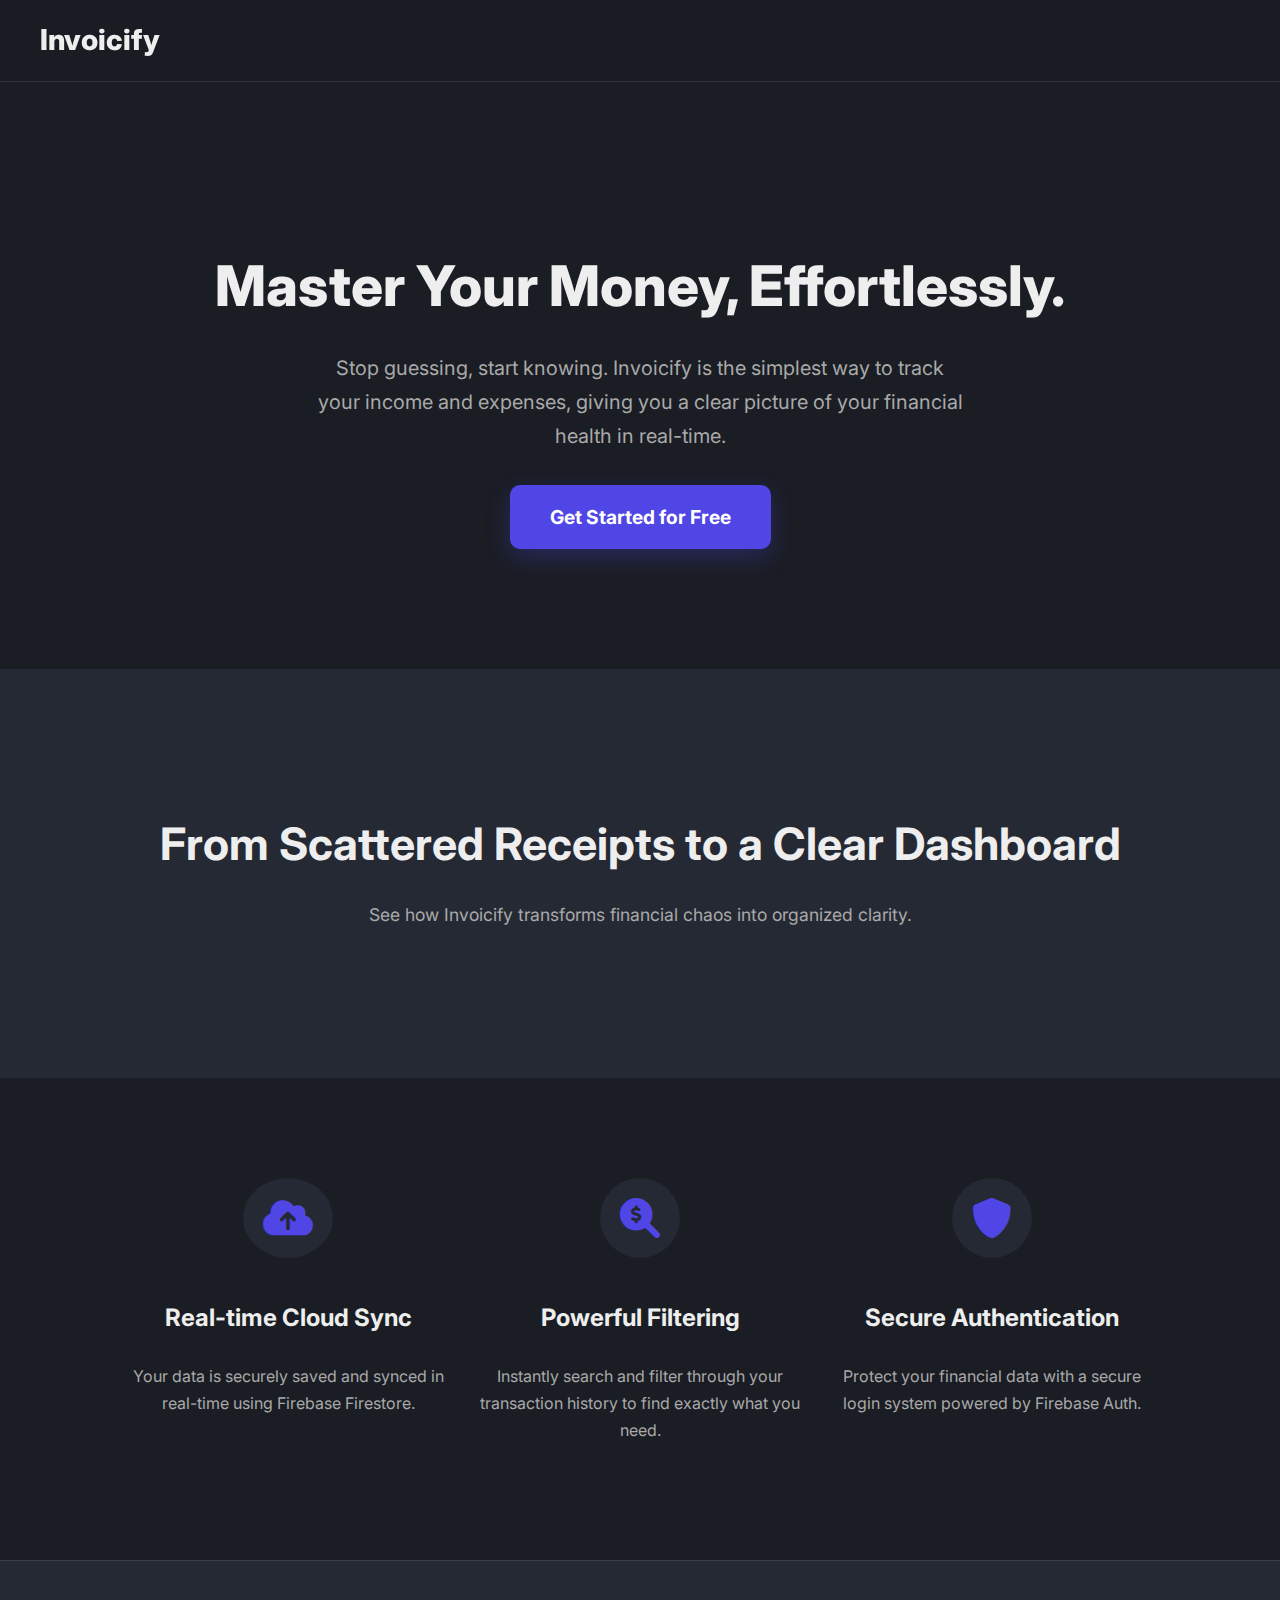
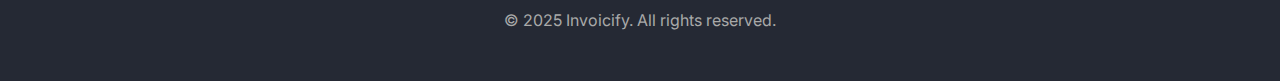
<file: index.html>
<!DOCTYPE html>
<html lang="en">
<head>
    <meta charset="UTF-8">
    <meta name="viewport" content="width=device-width, initial-scale=1.0">
    <title>Invoicify</title>
    <link rel="stylesheet" href="landing.css">
    <link href="https://fonts.googleapis.com/css2?family=Inter:wght@400;600;700;800&display=swap" rel="stylesheet">
    <link rel="stylesheet" href="https://cdnjs.cloudflare.com/ajax/libs/font-awesome/6.0.0/css/all.min.css">
</head>
<body>
    <header class="main-header">
        <nav class="navbar">
            <a href="index.html" class="nav-logo">Invoicify</a>
        </nav>
    </header>

    <main>
        <section class="hero">
            <div class="hero-content">
                <h1>Master Your Money, Effortlessly.</h1>
                <p>Stop guessing, start knowing. Invoicify is the simplest way to track your income and expenses, giving you a clear picture of your financial health in real-time.</p>
                <a href="app.html" class="cta-button">Get Started for Free</a>
            </div>
        </section>

        <section class="showcase">
            <h2>From Scattered Receipts to a Clear Dashboard</h2>
            <p class="subtitle">See how Invoicify transforms financial chaos into organized clarity.</p>
        </section>

        <section class="features">
             <div class="feature-card">
                <i class="fas fa-cloud-upload-alt"></i>
                <h3>Real-time Cloud Sync</h3>
                <p>Your data is securely saved and synced in real-time using Firebase Firestore.</p>
            </div>
            <div class="feature-card">
                <i class="fas fa-search-dollar"></i>
                <h3>Powerful Filtering</h3>
                <p>Instantly search and filter through your transaction history to find exactly what you need.</p>
            </div>
            <div class="feature-card">
                <i class="fas fa-shield-alt"></i>
                <h3>Secure Authentication</h3>
                <p>Protect your financial data with a secure login system powered by Firebase Auth.</p>
            </div>
        </section>
    </main>

    <footer class="main-footer">
        <p>&copy; 2025 Invoicify. All rights reserved.</p>
    </footer>

</body>
</html>
</file>
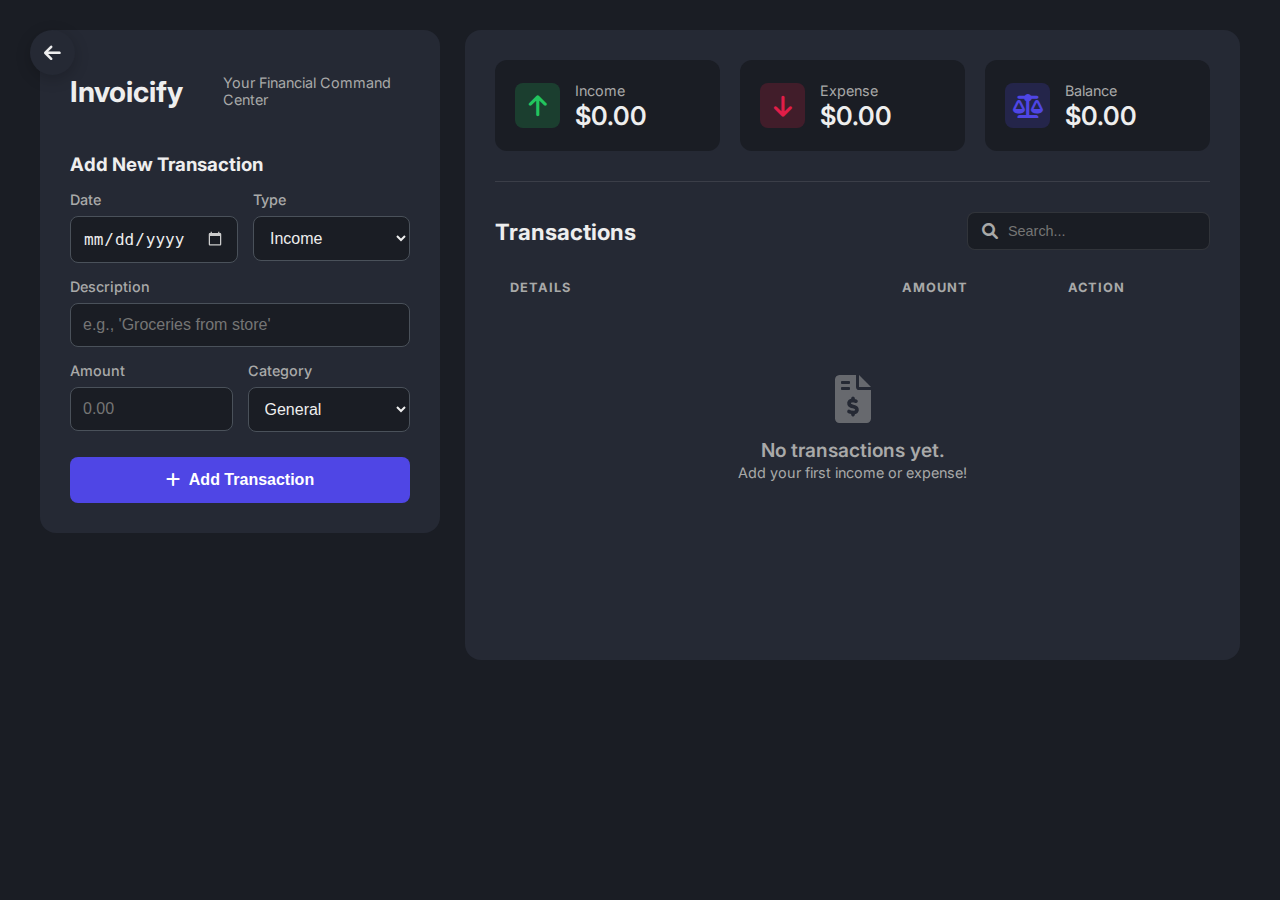
<file: app.html>
<!DOCTYPE html>
<html lang="en">
<head>
    <meta charset="UTF-8">
    <meta name="viewport" content="width=device-width, initial-scale=1.0">
    <title>Invoicify - Dashboard</title>
    <link rel="stylesheet" href="style.css">
    <link href="https://fonts.googleapis.com/css2?family=Inter:wght@400;500;600;700&display=swap" rel="stylesheet">
    <link rel="stylesheet" href="https://cdnjs.cloudflare.com/ajax/libs/font-awesome/6.0.0/css/all.min.css">
</head>
<body class="app-page-body">
    <a href="index.html" class="back-to-home-btn" title="Go to Homepage"><i class="fas fa-arrow-left"></i></a>
    
    <div id="app" class="app">
        <!-- İki Sütunlu Ana Yapı -->
        <div class="app-grid">
            
            <!-- Sol Panel: Form ve Kontroller -->
            <div class="controls-panel">
                <header class="app-header">
                    <h1>Invoicify</h1>
                    <p>Your Financial Command Center</p>
                </header>

                <form id="invoice-form" class="form">
                    <h3>Add New Transaction</h3>
                    <div class="form-row">
                        <div class="form-group">
                            <label for="date">Date</label>
                            <input type="date" id="date" required />
                        </div>
                        <div class="form-group">
                             <label for="type">Type</label>
                            <select id="type" required>
                                <option value="income">Income</option>
                                <option value="expense">Expense</option>
                            </select>
                        </div>
                    </div>
                    <div class="form-group">
                        <label for="description">Description</label>
                        <input type="text" id="description" placeholder="e.g., 'Groceries from store'" required />
                    </div>
                    <div class="form-row">
                        <div class="form-group">
                            <label for="amount">Amount</label>
                            <input type="number" id="amount" placeholder="0.00" step="0.01" required />
                        </div>
                        <div class="form-group">
                            <label for="category">Category</label>
                            <select id="category">
                                <option value="General">General</option>
                                <option value="Food">Food</option>
                                <option value="Rent">Rent</option>
                                <option value="Transport">Transport</option>
                                <option value="Salary">Salary</option>
                                <option value="Other">Other</option>
                            </select>
                        </div>
                    </div>
                    <button type="submit" id="form-submit-btn">
                        <i class="fas fa-plus"></i> Add Transaction
                    </button>
                </form>
            </div>

            <!-- Sağ Panel: Özet ve İşlem Listesi -->
            <div class="transactions-panel">
                <div class="summary">
                    <div class="card income">
                        <div class="card-icon"><i class="fas fa-arrow-up"></i></div>
                        <div class="card-details">
                            <span>Income</span>
                            <strong id="income-total">$0.00</strong>
                        </div>
                    </div>
                    <div class="card expense">
                         <div class="card-icon"><i class="fas fa-arrow-down"></i></div>
                        <div class="card-details">
                            <span>Expense</span>
                            <strong id="expense-total">$0.00</strong>
                        </div>
                    </div>
                     <div class="card balance">
                        <div class="card-icon"><i class="fas fa-balance-scale"></i></div>
                        <div class="card-details">
                            <span>Balance</span>
                            <strong id="balance">$0.00</strong>
                        </div>
                    </div>
                </div>
                 <div class="transactions-header">
                    <h2>Transactions</h2>
                    <div class="search-wrapper">
                        <i class="fas fa-search"></i>
                        <input type="text" id="search" placeholder="Search..." />
                    </div>
                 </div>
                <div class="table-wrapper">
                    <table>
                        <thead>
                            <tr>
                                <th>Details</th>
                                <th class="text-right">Amount</th>
                                <th class="text-center">Action</th>
                            </tr>
                        </thead>
                        <tbody id="invoice-table-body"></tbody>
                    </table>
                     <div id="empty-state" class="empty-state">
                        <i class="fas fa-file-invoice-dollar"></i>
                        <p>No transactions yet.</p>
                        <span>Add your first income or expense!</span>
                    </div>
                </div>
            </div>
        </div>
    </div>
    
    <script src="script.js"></script>
</body>
</html>
</file>
<file: landing.css>
:root {
    --primary-color: #1a1d24;
    --secondary-color: #252934;
    --accent-color: #4f46e5; /* Markaya uygun yeni bir ana renk */
    --text-color: #EEEEEE;
    --text-secondary-color: #a9a9a9;
    --success-color: #28a745;
}

body {
    margin: 0;
    font-family: 'Inter', sans-serif;
    background-color: var(--primary-color);
    color: var(--text-color);
    line-height: 1.7;
}

/* Navbar */
.main-header {
    background-color: rgba(26, 29, 36, 0.8);
    padding: 1rem 2rem;
    position: sticky;
    top: 0;
    z-index: 1000;
    -webkit-backdrop-filter: blur(10px);
    backdrop-filter: blur(10px);
    border-bottom: 1px solid rgba(255, 255, 255, 0.1);
}
.navbar {
    display: flex;
    justify-content: space-between;
    align-items: center;
    max-width: 1200px;
    margin: 0 auto;
}
.nav-logo {
    font-size: 1.8rem;
    font-weight: 800;
    color: var(--text-color);
    text-decoration: none;
}
.nav-button {
    background-color: var(--accent-color);
    color: white;
    padding: 0.6rem 1.6rem;
    border-radius: 8px;
    text-decoration: none;
    font-weight: 700;
    transition: transform 0.2s ease;
}
.nav-button:hover { transform: scale(1.05); }

/* Hero Bölümü */
.hero {
    text-align: center;
    padding: 120px 20px;
}
.hero-content h1 {
    font-size: 3.5rem;
    font-weight: 800;
    margin-bottom: 1rem;
}
.hero-content p {
    font-size: 1.25rem;
    color: var(--text-secondary-color);
    max-width: 650px;
    margin: 0 auto 2rem;
}
.cta-button {
    display: inline-block;
    padding: 1rem 2.5rem;
    font-size: 1.2rem;
    border-radius: 10px;
    text-decoration: none;
    font-weight: 700;
    color: white;
    background: var(--accent-color);
    box-shadow: 0 8px 25px rgba(79, 70, 229, 0.3);
    transition: transform 0.2s ease;
}
.cta-button:hover { transform: scale(1.05); }

/* Vitrin (Showcase) Bölümü */
.showcase {
    padding: 100px 20px;
    text-align: center;
    background-color: var(--secondary-color);
}
.showcase h2 {
    font-size: 2.8rem;
    margin-bottom: 1rem;
}
.showcase .subtitle {
    color: var(--text-secondary-color);
    margin-bottom: 3rem;
    font-size: 1.1rem;
}
.showcase-image {
    max-width: 100%;
    width: 800px;
    border-radius: 16px;
    box-shadow: 0 15px 40px rgba(0,0,0,0.4);
}

/* Özellikler Bölümü */
.features {
    display: flex;
    justify-content: center;
    gap: 2rem;
    padding: 100px 20px;
    max-width: 1200px;
    margin: 0 auto;
    flex-wrap: wrap;
    text-align: center;
}
.feature-card { max-width: 320px; }
.feature-card i {
    font-size: 2.5rem;
    color: var(--accent-color);
    margin-bottom: 1rem;
    background: var(--secondary-color);
    padding: 20px;
    border-radius: 50%;
}
.feature-card h3 { font-size: 1.5rem; }
.feature-card p { color: var(--text-secondary-color); }

/* Footer */
.main-footer {
    text-align: center;
    padding: 30px 20px;
    background-color: var(--secondary-color);
    border-top: 1px solid rgba(255, 255, 255, 0.1);
    color: var(--text-secondary-color);
}
</file>
<file: style.css>
:root {
  --primary-color: #1a1d24;
  --secondary-color: #252934;
  --accent-color: #4f46e5;
  --text-color: #eeeeee;
  --text-secondary-color: #a9a9a9;
  --danger-color: #e11d48;
  --success-color: #22c55e;
  --border-color: rgba(255, 255, 255, 0.1);
}

body {
  font-family: "Inter", sans-serif;
  background-color: var(--primary-color);
  color: var(--text-color);
  margin: 0;
}
.app-page-body {
  padding: 30px;
  box-sizing: border-box;
}

.back-to-home-btn {
  position: fixed;
  top: 30px;
  left: 30px;
  z-index: 1001;
  display: grid;
  place-items: center;
  width: 45px;
  height: 45px;
  background-color: var(--secondary-color);
  color: var(--text-color);
  border-radius: 50%;
  box-shadow: 0 4px 15px rgba(0, 0, 0, 0.2);
  font-size: 1.2rem;
  text-decoration: none;
  transition: all 0.3s ease;
}
.back-to-home-btn:hover {
  transform: scale(1.1);
  background-color: var(--accent-color);
}

.app {
  width: 100%;
  max-width: 1200px;
  margin: 0 auto;
}
.app-grid {
  display: grid;
  grid-template-columns: 400px 1fr;
  gap: 25px;
  align-items: flex-start;
}

.app-header {
  display: flex;
  justify-content: space-between;
  align-items: center;
  margin-bottom: 30px;
}

.app-header h1 {
  margin: 0;
  font-size: 1.8rem;
}

.app-header p {
  color: var(--text-secondary-color);
  font-size: 0.9rem;
  margin-left: 40px;
  justify-content: center;
}

.add-btn {
  background: var(--accent-color);
  color: white;
  border: none;
  padding: 10px 20px;
  border-radius: 8px;
  font-weight: 600;
  cursor: pointer;
  display: flex;
  align-items: center;
  gap: 8px;
  font-size: 0.95rem;
  transition: all 0.2s ease;
}
.add-btn:hover {
  opacity: 0.9;
  transform: translateY(-2px);
}

/* Sol Panel: Kontroller */
.controls-panel {
  background-color: var(--secondary-color);
  padding: 30px;
  border-radius: 16px;
  position: sticky;
  top: 30px;
}

/* Form Stilleri */
.form h3 {
  margin-top: 0;
  margin-bottom: 15px;
}
.form-group {
  margin-bottom: 15px;
  flex: 1;
}
.form-group label {
  display: block;
  margin-bottom: 8px;
  font-weight: 500;
  font-size: 0.9rem;
  color: var(--text-secondary-color);
}
.form-row {
  display: flex;
  gap: 15px;
}
.form input,
.form select {
  width: 100%;
  padding: 12px;
  border-radius: 8px;
  border: 1px solid #4a515a;
  background-color: var(--primary-color);
  color: var(--text-color);
  font-size: 1rem;
  box-sizing: border-box;
}
.form input:focus,
.form select:focus {
  outline: none;
  border-color: var(--accent-color);
}

input[type="date"]::-webkit-calendar-picker-indicator {
  filter: invert(0.8);
  cursor: pointer;
}

#form-submit-btn {
  width: 100%;
  background: var(--accent-color);
  color: white;
  border: none;
  padding: 14px;
  margin-top: 10px;
  cursor: pointer;
  border-radius: 8px;
  font-weight: 600;
  font-size: 1rem;
  display: flex;
  align-items: center;
  justify-content: center;
  gap: 8px;
  transition: opacity 0.2s ease;
}
#form-submit-btn:hover {
  opacity: 0.9;
}

/* Sağ Panel: İşlemler */
.transactions-panel {
  background-color: var(--secondary-color);
  padding: 30px;
  border-radius: 16px;
}
.summary {
  display: grid;
  grid-template-columns: repeat(auto-fit, minmax(200px, 1fr));
  gap: 20px;
  margin-bottom: 30px;
}
.card {
  display: flex;
  align-items: center;
  gap: 15px;
  background: var(--primary-color);
  padding: 20px;
  border-radius: 12px;
}
.card-icon {
  font-size: 1.5rem;
  width: 45px;
  height: 45px;
  display: grid;
  place-items: center;
  border-radius: 8px;
}
.card-details span {
  font-size: 0.9rem;
  color: var(--text-secondary-color);
}
.card-details strong {
  font-size: 1.6rem;
  display: block;
  font-weight: 600;
}
.card.income .card-icon {
  background-color: rgba(34, 197, 94, 0.2);
  color: var(--success-color);
}
.card.expense .card-icon {
  background-color: rgba(225, 29, 72, 0.2);
  color: var(--danger-color);
}
.card.balance .card-icon {
  background-color: rgba(79, 70, 229, 0.2);
  color: var(--accent-color);
}

.transactions-header {
  display: flex;
  justify-content: space-between;
  align-items: center;
  margin-bottom: 20px;
  border-top: 1px solid var(--border-color);
  padding-top: 30px;
}
.transactions-header h2 {
  margin: 0;
  font-size: 1.4rem;
}
.search-wrapper {
  position: relative;
}
.search-wrapper .fa-search {
  position: absolute;
  left: 15px;
  top: 50%;
  transform: translateY(-50%);
  color: var(--text-secondary-color);
}
#search {
  padding: 10px 15px 10px 40px;
  border-radius: 8px;
  border: 1px solid var(--border-color);
  background-color: var(--primary-color);
  color: var(--text-color);
  font-size: 0.9rem;
}

/* Tablo Stilleri */
.table-wrapper {
  min-height: 40vh;
  overflow-x: auto;
}
table {
  width: 100%;
  border-collapse: separate;
  border-spacing: 0 10px;
}
th {
  text-align: left;
  padding: 0 15px 10px;
  color: var(--text-secondary-color);
  font-size: 0.8rem;
  text-transform: uppercase;
  letter-spacing: 1px;
}
tbody tr {
  background-color: var(--primary-color);
}
tbody td {
  padding: 15px;
  vertical-align: middle;
}
tbody td:first-child {
  border-top-left-radius: 8px;
  border-bottom-left-radius: 8px;
}
tbody td:last-child {
  border-top-right-radius: 8px;
  border-bottom-right-radius: 8px;
}
.text-right {
  text-align: right !important;
}
.text-center {
  text-align: center !important;
}
.amount {
  font-weight: 600;
  font-size: 1.1rem;
}
.amount.income {
  color: var(--success-color);
}
.amount.expense {
  color: var(--danger-color);
}
.details-cell {
  display: flex;
  flex-direction: column;
}
.details-cell .description {
  font-weight: 600;
}
.details-cell .category {
  font-size: 0.8rem;
  color: var(--text-secondary-color);
  background-color: var(--secondary-color);
  padding: 3px 6px;
  border-radius: 4px;
  display: inline-block;
  width: fit-content;
  margin-top: 5px;
}
.actions-cell button {
  background: none;
  border: none;
  color: var(--text-secondary-color);
  cursor: pointer;
  font-size: 1rem;
  padding: 5px;
}
.actions-cell button:hover {
  color: var(--danger-color);
}

/* Liste Boş Durumu */
.empty-state {
  text-align: center;
  padding: 60px 20px;
  color: var(--text-secondary-color);
}
.empty-state .fas {
  font-size: 3rem;
  margin-bottom: 15px;
  opacity: 0.5;
}
.empty-state p {
  font-size: 1.2rem;
  font-weight: 600;
  margin: 0;
}
.empty-state span {
  font-size: 0.9rem;
}
.hidden {
  display: none;
}

/* Responsive Tasarım */
@media (max-width: 992px) {
  .app-grid {
    grid-template-columns: 1fr;
  }
  .controls-panel {
    position: static;
  }
}
</file>
